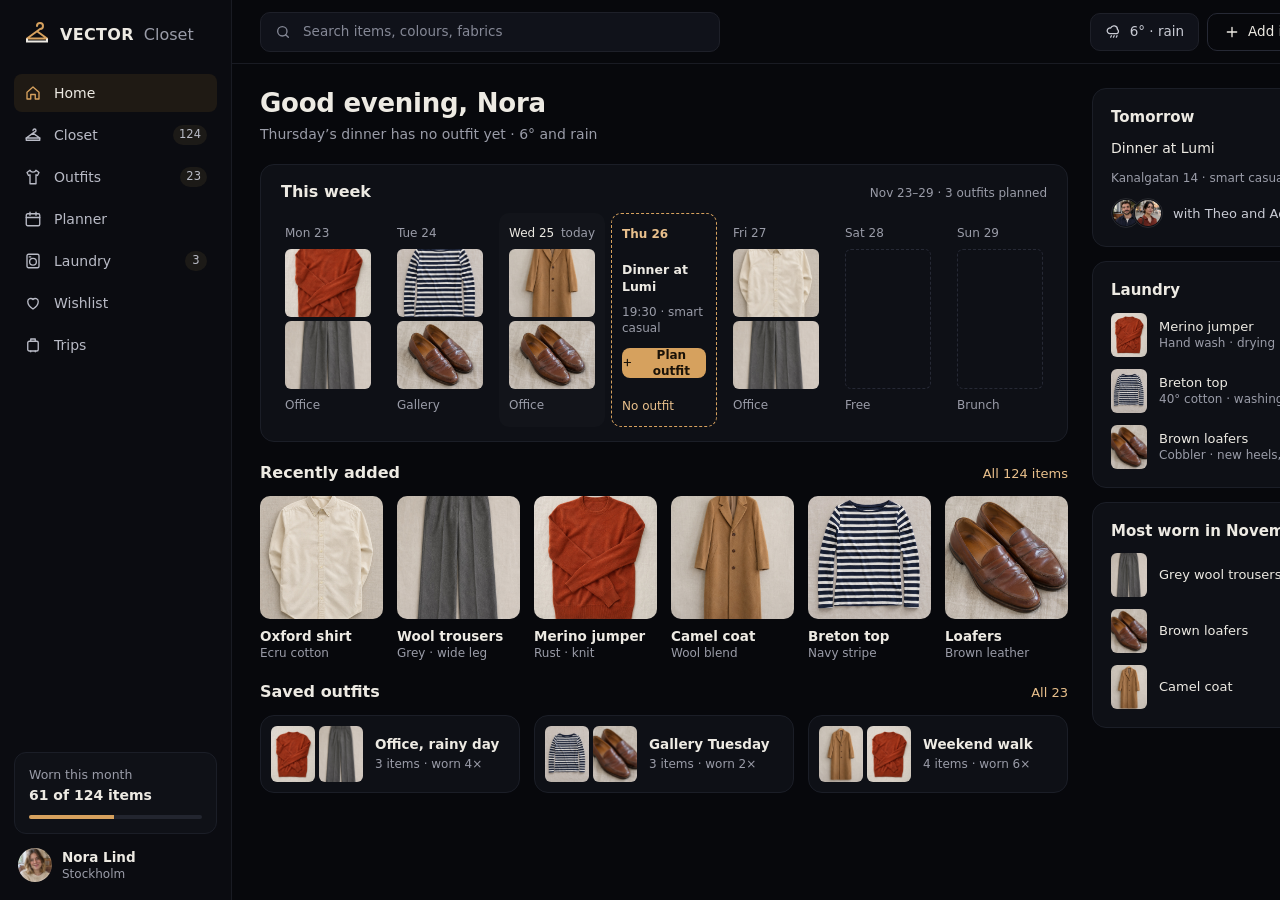
<file: index.html>
<!doctype html>
<html lang="en">
<head>
  <meta charset="utf-8">
  <meta name="viewport" content="width=device-width,initial-scale=1">
  <title>Outfit Set — veraetogrex_portfolio</title>
  <link rel="stylesheet" href="style.css">
  <style>body{margin:0;min-height:100vh;display:grid;place-items:center;background:#07080c;overflow:auto}</style>
</head>
<body>
  <!-- Outfit Set · the whole VECTOR Closet screen · drag the shirt onto the trousers · zero dependencies · github.com/veraetogrex-portfolio -->
  <section class="vc" aria-label="VECTOR Closet" data-assets="assets/"></section>
  <script src="script.js"></script>
</body>
</html>
</file>
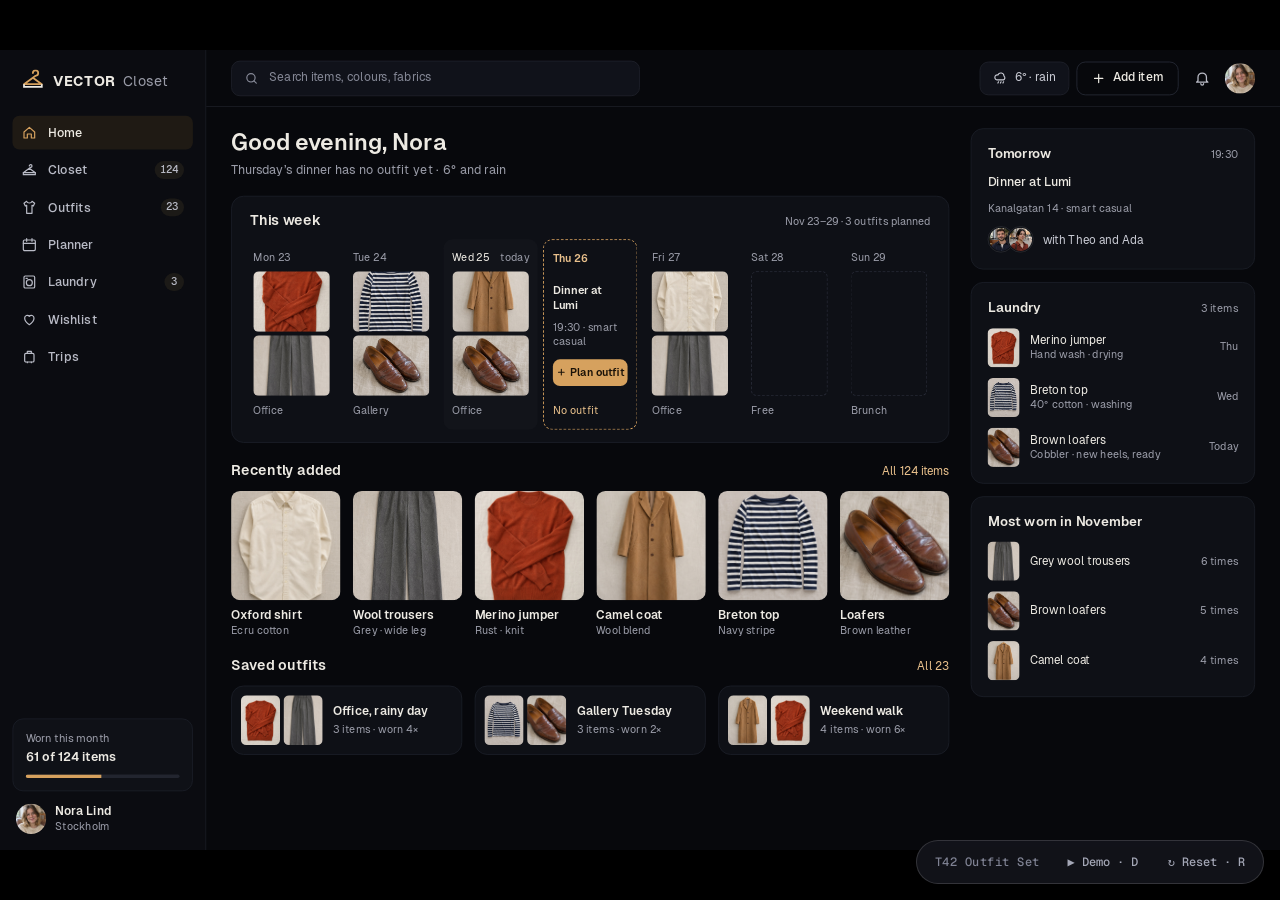
<file: mockup/outfit-set.html>
<!doctype html>
<html lang="en">
<head>
<meta charset="utf-8">
<meta name="viewport" content="width=device-width,initial-scale=1">
<title>T42 Outfit Set — the shirt onto the trousers, an outfit for Thursday</title>
<link rel="stylesheet" href="_shared/nocturne.css">
<link rel="stylesheet" href="../style.css">
<style>
  /* the whole app screen from ../, in Nocturne type; no grid on the app screen */
  #stage{background:#07080C}
  #stage .vc{position:absolute;left:0;top:0;--font:var(--f-text)}
  body.autoplay #stage :focus-visible{outline:none}
  body.autoplay #li-cursor{transition:none}   /* visible from frame one, no fade at the loop seam */
  #li-cursor svg{transform:scale(1.5);transform-origin:4px 3px}   /* the hand stays readable in a phone-sized reel */
  #li-cursor.down svg{transform:scale(1.3)}
</style>
</head>
<body>
<div id="stage" data-title="T42 Outfit Set" data-url="veraetogrex-portfolio.github.io/outfit-set">
  <section class="vc" aria-label="VECTOR Closet" data-assets="../assets/"></section>
</div>
<script src="_shared/stage.js"></script>
<script src="../script.js"></script>
<script>
const app = document.querySelector('.vc').closetApp;
const at = sel => { const r = Stage.rect(document.querySelector(sel)); return [r.cx, r.cy]; };
const REST = [900, 830];   // the empty floor under the saved outfits
// one act: home → "Plan outfit" on Thursday → the shirt is carried onto the trousers → the outfit card, saved to Thursday
Stage.init({
  reset: () => app.reset(),
  cursorStart: REST,
  async demo(s) {
    const t0 = performance.now();
    await s.until(t0, 900);                           // the whole home screen at rest first
    const [px, py] = at('[data-plan]');
    await s.move([px + 30, py + 8], 650);             // Plan outfit on Thursday, the only day without an outfit; the hand under its label
    await s.until(t0, 1950);   // the camera holds Thursday close: «Dinner at Lumi», «No outfit»
    await s.click(null, { hold: 110 });               // → the outfit board: the shirt and the trousers side by side
    await s.until(t0, 2850);
    const [gx, gy] = at('[data-shirt] .vc-cloth');
    await s.move([gx + 10, gy + 40], 600);            // onto the shirt, below its collar
    await s.until(t0, 3600);
    s.cursor.grab(); await s.down();                  // the shirt lifts: tilt, shadow, the coat and the loafers step back
    await s.until(t0, 3950);
    await s.move([gx + 302, gy + 20], 1250, { arc: .16 });   // carried over the trousers: they sink, "Top goes here" lights up
    await s.until(t0, 5450);
    await s.up(); s.cursor.grab(false);               // let go: shirt, trousers and loafers fold into one card, Saved to Thursday, Outfits 24
    await s.until(t0, 5650);
    await s.move([1000, 560], 600);                   // the hand leaves the card for the empty board under the coat
    await s.until(t0, 10050);
  },
});
</script>
</body>
</html>
</file>
<file: style.css>
/* VECTOR Closet · outfit set — zero dependencies. The whole 1440×900 app screen. */
.vc{
  --vc-bg:#07080C; --vc-side:#0B0C11; --vc-panel:#0E1016; --vc-board:#0D0F14; --vc-well:#10121A; --vc-tile:#0F1117;
  --vc-line:#191B23; --vc-line-2:#1E2029; --vc-line-3:#262935; --vc-edge:#1B1E27;
  --vc-text:#EDEAE3; --vc-text-2:#C9CBD4; --vc-nav:#B9BBC6; --vc-muted:#9A9CA8; --vc-dim:#858896;
  --vc-camel:#D6A15E; --vc-camel-text:#E9C08C; --vc-camel-nav:#1F1A14; --vc-camel-count:#2B2217; --vc-camel-line:#3A3022; --vc-on-camel:#1A1208;
  --vc-linen:#E9E4DA; --vc-card:#15140F;
  --vc-out:cubic-bezier(.16,1,.3,1); --vc-state:cubic-bezier(.23,1,.32,1); --vc-travel:cubic-bezier(.77,0,.175,1);
  position:relative; width:1440px; height:900px; overflow:hidden; display:flex;
  background:var(--vc-bg); color:var(--vc-text); font-family:var(--font, Geist, system-ui, sans-serif);
  font-size:14px; line-height:1.35; -webkit-font-smoothing:antialiased;
}
.vc :where(*, *::before, *::after){box-sizing:border-box}
.vc :where(h1, h2, h3, p){margin:0; padding:0}
.vc :where(button){font:inherit; color:inherit; cursor:pointer; background:none; border:0; padding:0}
.vc :where(a){color:inherit; text-decoration:none}
.vc :where(img){display:block; max-width:none; color:transparent}
.vc :where(button, a) svg{pointer-events:none}
.vc :where(button, a, input, [tabindex]):focus-visible{outline:2px solid var(--vc-camel); outline-offset:2px}
.vc .vc-sr{position:absolute; width:1px; height:1px; overflow:hidden; clip:rect(0 0 0 0); white-space:nowrap}
.vc .vc-sub{font-size:12px; color:var(--vc-muted)}
.vc .vc-lbl{font-size:13px; font-weight:600}
.vc .vc-card{background:var(--vc-panel); border:1px solid var(--vc-edge); border-radius:14px}
.vc .vc-av{border-radius:50%; object-fit:cover; background:#2A2520; flex:none; outline:1px solid rgba(255,255,255,.1); outline-offset:-1px}
.vc .vc-thumb{border-radius:6px; object-fit:cover; background:var(--vc-linen); flex:none}

/* sidebar */
.vc .vc-side{width:232px; flex:none; background:var(--vc-side); border-right:1px solid var(--vc-line); display:flex; flex-direction:column; gap:4px; padding:22px 14px 18px}
.vc .vc-logo{display:flex; align-items:center; gap:10px; padding:0 10px 22px; font-size:16px}
.vc .vc-logo b{font-weight:700; letter-spacing:.02em}
.vc .vc-logo span{color:var(--vc-muted)}
.vc .vc-nav{display:flex; align-items:center; gap:12px; height:38px; padding:0 10px; border-radius:8px; color:var(--vc-nav); font-weight:500; transition:background-color .2s, color .2s}
.vc .vc-nav:hover{color:var(--vc-text)}
.vc .vc-nav.is-on{background:var(--vc-camel-nav); color:var(--vc-text)}
.vc .vc-nav.is-on svg{color:var(--vc-camel)}
.vc .vc-cnt{margin-left:auto; min-width:22px; height:20px; padding:0 6px; border-radius:10px; background:#1C1A17; color:var(--vc-nav); font-size:11.5px; display:grid; place-items:center; font-variant-numeric:tabular-nums}
.vc .vc-nav.is-on .vc-cnt{background:var(--vc-camel-count); color:var(--vc-camel-text)}
.vc .vc-side-foot{margin-top:auto; display:flex; flex-direction:column; gap:14px}
.vc .vc-worn{padding:14px; border-radius:12px; background:var(--vc-tile); border:1px solid var(--vc-edge)}
.vc .vc-bar{height:4px; border-radius:2px; background:#22252F; margin-top:10px; display:flex; overflow:hidden}
.vc .vc-bar span{width:49%; background:var(--vc-camel)}
.vc .vc-me{display:flex; align-items:center; gap:10px; padding:0 4px}

/* top bar */
.vc .vc-col{flex:1; min-width:0; display:flex; flex-direction:column}
.vc .vc-top{height:64px; flex:none; display:flex; align-items:center; gap:14px; padding:0 28px; border-bottom:1px solid var(--vc-line)}
.vc .vc-search{flex:1; max-width:460px; height:40px; border-radius:10px; background:var(--vc-well); border:1px solid var(--vc-line-2); display:flex; align-items:center; gap:10px; padding:0 14px; color:var(--vc-dim); font-size:13.5px}
.vc .vc-search input{flex:1; border:0; background:transparent; color:var(--vc-text); font:inherit; outline:none}
.vc .vc-search input::placeholder{color:var(--vc-dim)}
.vc .vc-top-r{margin-left:auto; display:flex; align-items:center; gap:8px}
.vc .vc-weather{display:flex; align-items:center; gap:8px; height:38px; padding:0 14px; border-radius:10px; background:var(--vc-well); border:1px solid var(--vc-line-2); font-size:13.5px; color:var(--vc-text-2)}
.vc .vc-ghost{height:38px; padding:0 16px; border-radius:10px; border:1px solid var(--vc-line-3); font-size:13.5px; font-weight:500; display:flex; align-items:center; gap:8px; transition:border-color .15s}
.vc .vc-ghost:hover{border-color:#3A3E4C}
.vc .vc-ib{width:36px; height:36px; border-radius:50%; color:var(--vc-nav); display:inline-grid; place-items:center}

/* views */
.vc .vc-views{flex:1; min-height:0; position:relative}
.vc .vc-view{position:absolute; inset:0; display:flex; gap:24px; padding:24px 28px 22px; opacity:0; visibility:hidden; transition:opacity .28s var(--vc-out), visibility 0s .28s}
.vc .vc-view.is-on{opacity:1; visibility:visible; transition:opacity .28s var(--vc-out)}
.vc .vc-main{flex:1; min-width:0; display:flex; flex-direction:column; gap:20px}
.vc .vc-aside{width:320px; flex:none; display:flex; flex-direction:column; gap:14px}
.vc .vc-box{padding:18px; display:flex; flex-direction:column; gap:12px}
.vc .vc-box-h{display:flex; align-items:baseline; justify-content:space-between}
.vc .vc-box h2{font-size:15px; font-weight:600}
.vc .vc-row{display:flex; align-items:center; gap:12px; font-size:13px}
.vc .vc-row > div{flex:1}
.vc .vc-people{display:flex; align-items:center; gap:10px; font-size:13px; color:var(--vc-text-2)}
.vc .vc-people > span{display:flex}
.vc .vc-people img{border:2px solid var(--vc-panel)}
.vc .vc-people img + img{margin-left:-8px}
.vc .vc-sec-h{display:flex; align-items:baseline; justify-content:space-between; margin-bottom:12px}
.vc .vc-sec-h h2{font-size:16px; font-weight:600}
.vc .vc-link{font-size:13px; color:var(--vc-camel-text)}

/* home */
.vc .vc-h1{font-size:26px; font-weight:600; letter-spacing:-.01em; line-height:1.2}
.vc .vc-lede{font-size:14px; color:var(--vc-muted); margin-top:6px}
.vc .vc-week{padding:14px}
.vc .vc-week .vc-sec-h{margin:2px 6px 10px}
.vc .vc-days{display:grid; grid-template-columns:repeat(7, minmax(0, 1fr)); gap:6px}
.vc .vc-day{display:flex; flex-direction:column; gap:8px; padding:12px 10px; border-radius:10px; min-width:0}
.vc .vc-day-d{font-size:12px; color:var(--vc-muted); display:flex; justify-content:space-between}
.vc .vc-day.is-today{background:#12141A}
.vc .vc-day-d b{font-weight:400}
.vc .vc-day.is-today .vc-day-d b{color:var(--vc-text)}
.vc .vc-look{display:flex; flex-direction:column; gap:4px}
.vc .vc-look img{width:100%; height:68px; object-fit:cover; border-radius:6px; background:var(--vc-linen)}
.vc .vc-free{height:140px; border-radius:6px; border:1px dashed var(--vc-line-3)}
.vc .vc-day.is-thu{border:1.5px dashed var(--vc-camel)}
.vc .vc-day.is-thu .vc-day-d b{color:var(--vc-camel-text); font-weight:600}
.vc .vc-thu-plan{height:140px; display:flex; flex-direction:column; gap:8px; justify-content:center}
.vc .vc-plan{height:30px; border-radius:8px; background:var(--vc-camel); color:var(--vc-on-camel); font-size:12px; font-weight:600; display:flex; align-items:center; justify-content:center; gap:4px; margin-top:4px; transition:transform .15s var(--vc-out), filter .15s}
.vc .vc-plan:hover, .vc .vc-plan.li-hover{filter:brightness(1.08)}
.vc .vc-plan:active{transform:scale(.97)}
.vc .vc-thu-look, .vc[data-saved="true"] .vc-thu-plan{display:none}
.vc[data-saved="true"] .vc-thu-look{display:flex}
.vc[data-saved="true"] .vc-day.is-thu{border-style:solid}
.vc .vc-items{display:grid; grid-template-columns:repeat(6, minmax(0, 1fr)); gap:14px}
.vc .vc-it{display:flex; flex-direction:column; gap:8px; min-width:0}
.vc .vc-it img{width:100%; aspect-ratio:1/1; border-radius:10px; object-fit:cover; background:var(--vc-linen)}
.vc .vc-it .vc-lbl{font-size:13.5px}
.vc .vc-outfits{display:grid; grid-template-columns:repeat(3, minmax(0, 1fr)); gap:14px}
.vc .vc-outfit{padding:10px; display:flex; gap:12px; align-items:center}
.vc .vc-outfit > span:first-child{display:flex; gap:4px}

/* outfit board */
.vc .vc-board-view .vc-main{gap:16px}
.vc .vc-board-view{padding-top:20px}
.vc .vc-head{display:flex; align-items:flex-end; justify-content:space-between}
.vc .vc-crumbs{font-size:13px; color:var(--vc-muted)}
.vc .vc-head h1{margin-top:4px; font-size:26px; font-weight:600; letter-spacing:-.01em; line-height:1.2}
.vc .vc-head-r{display:flex; gap:8px; align-items:center}
.vc .vc-chip{height:30px; padding:0 12px; border-radius:15px; border:1px solid var(--vc-line-3); color:var(--vc-text-2); font-size:12.5px; font-weight:500; display:inline-flex; align-items:center; gap:6px; white-space:nowrap}
.vc .vc-chip.s{height:26px; font-size:12px}
.vc .vc-save{height:38px; padding:0 16px; border-radius:10px; border:1px solid #2A2D39; color:var(--vc-muted); font-size:13.5px; font-weight:600; display:flex; align-items:center; gap:8px; transition:background-color .25s, color .25s, border-color .25s}
.vc .vc-save:disabled{cursor:default}
.vc .vc-if-saved, .vc[data-saved="true"] .vc-if-idle{display:none}
.vc[data-saved="true"] .vc-save{background:var(--vc-camel); border-color:var(--vc-camel); color:var(--vc-on-camel)}
.vc[data-saved="true"] .vc-if-saved{display:contents}
.vc[data-saved="true"] .vc-save svg{animation:vc-pop .3s var(--vc-out) both}

.vc .vc-board{position:relative; height:560px; flex:none; overflow:hidden; background:var(--vc-board)}
.vc .vc-layer{position:absolute; inset:0}
.vc .vc-done{visibility:hidden}
.vc[data-saved="true"] .vc-pick{visibility:hidden}
.vc[data-saved="true"] .vc-done{visibility:visible}
.vc .vc-item{position:absolute; display:flex; flex-direction:column; gap:8px}
.vc .vc-cloth{position:relative; background:var(--vc-linen); border-radius:10px; overflow:hidden}
.vc .vc-cloth img{width:100%; height:100%; object-fit:cover}
.vc .vc-badge{position:absolute; left:10px; top:10px; height:24px; padding:0 10px; border-radius:12px; background:rgba(7,8,12,.78); color:var(--vc-camel-text); font-size:11.5px; font-weight:600; display:flex; align-items:center}

/* the slot the shirt left, and the place over the trousers */
.vc .vc-slot{position:absolute; left:24px; top:24px; width:260px; height:344px; border-radius:12px; border:1px dashed transparent; transition:border-color .2s}
.vc .vc-zone{position:absolute; left:312px; top:18px; width:268px; height:130px; border-radius:12px; border:1.5px dashed var(--vc-camel); display:grid; place-items:end center; padding-bottom:8px; color:var(--vc-camel-text); font-size:12px; font-weight:500; opacity:0; transform:scale(.96); transition:opacity .2s, transform .3s var(--vc-state), background-color .2s}
.vc .vc-hint{position:absolute; left:24px; bottom:18px; font-size:12.5px; color:var(--vc-muted); display:flex; align-items:center; gap:8px}
.vc .vc-hint-over, .vc[data-over="true"] .vc-hint-idle{display:none}
.vc[data-over="true"] .vc-hint-over{display:inline}

/* the neighbours: the trousers sink to take the shirt, the coat and the loafers step back to the edge */
.vc .vc-trousers{left:316px; top:24px; width:260px; transform-origin:50% 100%; transition:transform .5s var(--vc-state)}
.vc .vc-coat{left:604px; top:24px; width:180px; transform-origin:100% 0; transition:transform .45s var(--vc-state), opacity .35s}
.vc .vc-loafers{left:604px; top:318px; width:180px; transform-origin:100% 100%; transition:transform .45s .05s var(--vc-state), opacity .35s .05s}
.vc[data-drag="true"] .vc-slot{border-color:var(--vc-camel-line)}
.vc[data-drag="true"] .vc-zone{opacity:.55; transform:none}
.vc[data-drag="true"] .vc-coat{transform:translate(22px, -6px) scale(.8); opacity:.45}
.vc[data-drag="true"] .vc-loafers{transform:translate(22px, 36px) scale(.8); opacity:.45}
.vc[data-over="true"] .vc-zone{opacity:1; background:rgba(214,161,94,.08)}
.vc[data-over="true"] .vc-trousers{transform:translateY(84px) scale(.94)}

/* the shirt: the outer box follows the pointer, the inner one lifts and tilts with the pull */
.vc .vc-shirt{left:24px; top:24px; width:260px; z-index:3; touch-action:none; cursor:grab; user-select:none; -webkit-user-select:none}
.vc .vc-shirt img{-webkit-user-drag:none; pointer-events:none}
.vc .vc-shirt.is-back{transition:translate .4s var(--vc-out)}
.vc .vc-lift{display:flex; flex-direction:column; gap:8px; transform-origin:50% 30%; transition:rotate .22s var(--vc-state), scale .22s var(--vc-state)}
.vc .vc-shirt .vc-cloth{height:300px; transition:box-shadow .22s}
.vc .vc-shirt-meta{display:flex; flex-direction:column; gap:10px; transition:opacity .15s}
.vc .vc-tags{display:flex; gap:6px; flex-wrap:wrap}
.vc[data-drag="true"] .vc-shirt{cursor:grabbing}
.vc[data-drag="true"] .vc-lift{scale:1.05}
.vc[data-drag="true"] .vc-shirt .vc-cloth{box-shadow:0 24px 48px rgba(0,0,0,.55), 0 0 0 2px var(--vc-camel)}
.vc[data-drag="true"] .vc-shirt-meta{opacity:0}
.vc[data-drop="true"] .vc-lift{scale:1; rotate:0deg}

/* saved: the same three things folded into one outfit card */
.vc .vc-in{position:absolute; left:24px; top:24px; width:248px; display:flex; flex-direction:column; gap:12px}
.vc .vc-in h3{font-size:14px; font-weight:600; margin-bottom:2px}
.vc .vc-facts{border-top:1px solid var(--vc-line-2); padding-top:12px; display:flex; flex-direction:column; gap:8px; font-size:13px}
.vc .vc-facts div{display:flex; justify-content:space-between}
.vc .vc-facts span:first-child{color:var(--vc-muted)}
.vc .vc-set{position:absolute; left:300px; top:18px; width:296px; height:520px}
.vc .vc-set-face{position:absolute; inset:0; border-radius:14px; background:var(--vc-card); border:1px solid var(--vc-camel-line)}
.vc .vc-set-well{position:absolute; left:14px; top:14px; right:14px; bottom:64px; border-radius:10px; background:var(--vc-linen)}
.vc .vc-set img{position:absolute; object-fit:cover; border-radius:6px; transform-origin:0 0}
.vc .vc-set-shirt{left:52px; top:28px; width:192px; height:210px; z-index:2}
.vc .vc-set-trousers{left:64px; top:190px; width:168px; height:236px; z-index:1}
.vc .vc-set-loafers{left:180px; top:386px; width:92px; height:60px; z-index:3; outline:2px solid var(--vc-linen)}
.vc .vc-set-foot{position:absolute; left:14px; right:14px; bottom:14px; height:40px; display:flex; align-items:center; gap:10px}
.vc .vc-set-foot > div{flex:1}
.vc .vc-set-foot b{display:block; font-size:15px; font-weight:600}
.vc .vc-tick{width:30px; height:30px; border-radius:50%; background:var(--vc-camel); color:var(--vc-on-camel); display:grid; place-items:center}
.vc .vc-layer-coat{left:620px; top:24px; width:164px}
.vc .vc-layer-coat .vc-cloth{height:210px; transform-origin:0 0}
.vc .vc-layer-coat button{align-self:flex-start; margin-top:2px; color:var(--vc-camel-text); border-color:#4A3B26}
.vc .vc-stamp{position:absolute; left:24px; bottom:18px; width:250px; font-size:12.5px; color:var(--vc-muted)}

/* other tops */
.vc .vc-more{flex:1; min-height:0; display:flex; gap:16px; align-items:stretch}
.vc .vc-more-t{width:140px; flex:none; display:flex; flex-direction:column; justify-content:center; gap:4px}
.vc .vc-more-t b{font-size:15px; font-weight:600}
.vc .vc-more-t a{margin-top:6px}
.vc .vc-tops{flex:1; min-width:0; display:flex; gap:14px; padding:10px 14px; align-items:center}
.vc .vc-top-it{display:flex; gap:10px; align-items:center; flex:1; min-width:0}
.vc .vc-top-it img{width:64px; height:80px; border-radius:8px; object-fit:cover; background:var(--vc-linen); flex:none}
.vc .vc-plus{width:64px; height:80px; border-radius:8px; border:1px solid var(--vc-line-3); display:grid; place-items:center; color:var(--vc-muted); font-size:13px; flex:none}

/* this week in the board's side panel */
.vc .vc-strip{display:flex; justify-content:space-between}
.vc .vc-wd{display:flex; flex-direction:column; align-items:center; gap:6px; font-size:11.5px; color:var(--vc-muted)}
.vc .vc-wd i{width:34px; height:44px; border-radius:7px; overflow:hidden; background:#16181F; display:block}
.vc .vc-wd i img{width:100%; height:100%; object-fit:cover}
.vc .vc-wd i:empty{border:1px dashed var(--vc-line-3); background:transparent}
.vc .vc-wd.is-thu{color:var(--vc-camel-text); font-weight:600}
.vc .vc-wd.is-thu i{border:1px dashed var(--vc-camel); background:transparent; transition:outline-color .2s}
.vc .vc-wd.is-thu img{opacity:0}
.vc[data-saved="true"] .vc-wd.is-thu i{border:0; outline:2px solid var(--vc-camel); outline-offset:1px}
.vc[data-saved="true"] .vc-wd.is-thu img{opacity:1; animation:vc-pop .4s .45s var(--vc-out) both}
.vc[data-saved="true"] [data-outfits]{animation:vc-pop .3s var(--vc-out)}
.vc .vc-rain{display:flex; align-items:center; gap:12px}
.vc .vc-rain > span{width:40px; height:40px; border-radius:10px; background:var(--vc-camel-nav); color:var(--vc-camel); display:grid; place-items:center; flex:none}
@keyframes vc-pop{from{transform:scale(.6); opacity:0}}
@keyframes vc-rise{from{opacity:0; transform:scale(.96)}}
@keyframes vc-up{from{opacity:0; transform:translateY(8px)}}
.vc[data-saved="true"] :is(.vc-set-face, .vc-set-well){animation:vc-rise .45s .18s var(--vc-out) both}
.vc[data-saved="true"] .vc-set-foot{animation:vc-up .35s .5s var(--vc-out) both}
.vc[data-saved="true"] .vc-tick{animation:vc-pop .3s .7s var(--vc-out) both}
.vc[data-saved="true"] :is(.vc-in > *, .vc-layer-coat > div:not(.vc-cloth), .vc-layer-coat > button, .vc-stamp){animation:vc-up .3s .35s var(--vc-out) both}
.vc[data-saved="true"] .vc-in > :nth-child(2){animation-delay:.39s}
.vc[data-saved="true"] .vc-in > :nth-child(3){animation-delay:.43s}
.vc[data-saved="true"] .vc-in > :nth-child(4){animation-delay:.47s}
.vc[data-saved="true"] .vc-in > :nth-child(5){animation-delay:.51s}

.vc.is-instant .vc-view, .vc.is-instant .vc-view *{transition:none !important}

@media (prefers-reduced-motion: reduce){
  .vc .vc-view, .vc .vc-trousers, .vc .vc-coat, .vc .vc-loafers, .vc .vc-lift, .vc .vc-zone, .vc .vc-shirt.is-back{transition-duration:.01s}
}
</file>
<file: mockup/_shared/nocturne.css>
/* Nocturne — shared base styles for the mockups */
@font-face{font-family:"Chakra Petch";font-weight:500;font-display:swap;src:url(fonts/chakra-petch-latin-500-normal.woff2) format("woff2")}
@font-face{font-family:"Chakra Petch";font-weight:600;font-display:swap;src:url(fonts/chakra-petch-latin-600-normal.woff2) format("woff2")}
@font-face{font-family:"Chakra Petch";font-weight:700;font-display:swap;src:url(fonts/chakra-petch-latin-700-normal.woff2) format("woff2")}
@font-face{font-family:"Geist";font-weight:400;font-display:swap;src:url(fonts/geist-sans-latin-400-normal.woff2) format("woff2")}
@font-face{font-family:"Geist";font-weight:500;font-display:swap;src:url(fonts/geist-sans-latin-500-normal.woff2) format("woff2")}
@font-face{font-family:"Geist";font-weight:600;font-display:swap;src:url(fonts/geist-sans-latin-600-normal.woff2) format("woff2")}
@font-face{font-family:"Geist";font-weight:700;font-display:swap;src:url(fonts/geist-sans-latin-700-normal.woff2) format("woff2")}
@font-face{font-family:"Geist Mono";font-weight:400;font-display:swap;src:url(fonts/geist-mono-latin-400-normal.woff2) format("woff2")}
@font-face{font-family:"Geist Mono";font-weight:500;font-display:swap;src:url(fonts/geist-mono-latin-500-normal.woff2) format("woff2")}

:root{
  --void:#07080C; --panel:#0E1016; --panel-2:#111218; --raise:#1A1B24; --raise-2:#22252F;
  --glass:rgba(255,255,255,.05); --glass-strong:rgba(255,255,255,.12);
  --line:rgba(255,255,255,.08); --line-2:rgba(255,255,255,.14);
  --text:#F2F3F7; --text-2:#A4A7B6; --text-3:#7F8293;
  --pulse:#7C6CFF; --pulse-btn:#6A5AF9; --pulse-soft:#A69BFF; --pulse-pale:#C9C2FF;
  --ion:#3FE0D0; --flare:#FF7A45; --pink:#FF6FB5; --amber:#FFB547;
  --daylight:#F4F5F8;
  --r-field:10px; --r-card:14px; --r-panel:20px;
  --f-display:"Chakra Petch","Geist",system-ui,sans-serif;
  --f-text:"Geist","Inter",system-ui,-apple-system,sans-serif;
  --f-mono:"Geist Mono",ui-monospace,"SF Mono",Menlo,monospace;
  --ease-out:cubic-bezier(.2,.8,.2,1);
  --ease-io:cubic-bezier(.65,0,.35,1);
  --ease-back:cubic-bezier(.34,1.56,.64,1);
}
*,*::before,*::after{box-sizing:border-box}
html,body{margin:0;height:100%;background:#000;color:var(--text);font-family:var(--f-text);-webkit-font-smoothing:antialiased;overflow:hidden}
button,input,textarea{font:inherit;color:inherit}
button{cursor:pointer;background:none;border:0;padding:0}

/* viewport and scaling */
.li-viewport{position:fixed;inset:0;overflow:hidden;background:#000}
.li-shell{position:absolute;left:50%;top:50%;transform-origin:50% 50%}
#stage{position:relative;width:1440px;height:900px;overflow:hidden;background:var(--void);isolation:isolate}
#stage.grid::before{content:"";position:absolute;inset:0;pointer-events:none;z-index:0;
  background-image:linear-gradient(var(--line) 1px,transparent 1px),linear-gradient(90deg,var(--line) 1px,transparent 1px);
  background-size:48px 48px;background-position:-1px -1px;opacity:.45;
  -webkit-mask-image:radial-gradient(ellipse 75% 70% at 50% 50%,#000 30%,transparent 100%);
          mask-image:radial-gradient(ellipse 75% 70% at 50% 50%,#000 30%,transparent 100%)}

/* browser frame (?frame) */
.li-browser{width:1440px;border-radius:18px;overflow:hidden;background:#15161D;box-shadow:0 0 0 1px rgba(255,255,255,.08),0 40px 120px rgba(0,0,0,.6)}
.li-browser-bar{height:46px;display:flex;align-items:center;gap:16px;padding:0 18px;background:#121319;border-bottom:1px solid var(--line)}
.li-dots{display:flex;gap:8px}.li-dots i{width:12px;height:12px;border-radius:50%;background:#2A2C36;display:block}
.li-dots i:nth-child(1){background:#FF5F57}.li-dots i:nth-child(2){background:#FEBC2E}.li-dots i:nth-child(3){background:#28C840}
.li-url{flex:0 1 520px;margin:0 auto;height:28px;border-radius:8px;background:#1C1D25;display:flex;align-items:center;justify-content:center;gap:8px;font:500 13px var(--f-mono);color:var(--text-2);letter-spacing:.02em}
.li-url::before{content:"";width:9px;height:11px;border:1.5px solid var(--text-3);border-radius:2px 2px 3px 3px;border-top-width:4px;opacity:.7}

/* demo cursor */
#li-cursor{position:absolute;left:0;top:0;width:28px;height:28px;z-index:9999;pointer-events:none;opacity:0;transition:opacity .2s;will-change:transform;filter:drop-shadow(0 4px 10px rgba(0,0,0,.55))}
#li-cursor.on{opacity:1}
#li-cursor svg{display:block;transform-origin:4px 3px;transition:transform .12s var(--ease-out)}
#li-cursor.down svg{transform:scale(.82)}
#li-cursor.grab .arrow{display:none}#li-cursor:not(.grab) .hand{display:none}
.li-ripple{position:absolute;width:44px;height:44px;margin:-22px 0 0 -22px;border-radius:50%;border:2px solid rgba(255,255,255,.85);pointer-events:none;z-index:9998;animation:li-ripple .5s var(--ease-out) forwards}
@keyframes li-ripple{from{transform:scale(.3);opacity:.9}to{transform:scale(1.35);opacity:0}}
#stage.demo-running, #stage.demo-running *{cursor:none!important}

/* control pill outside the stage (interactive mode only) */
.li-controls{position:fixed;right:16px;bottom:16px;z-index:10;display:flex;gap:6px;padding:6px;border-radius:999px;background:rgba(20,21,28,.86);border:1px solid var(--line-2);backdrop-filter:blur(10px);font:500 12px var(--f-mono);letter-spacing:.04em}
.li-controls button{padding:7px 12px;border-radius:999px;color:var(--text-2)}
.li-controls button:hover{background:var(--raise-2);color:var(--text)}
.li-controls .li-title{padding:7px 10px 7px 12px;color:var(--text-3)}
body.autoplay .li-controls,body.clean .li-controls{display:none}

/* shared primitives */
.mono{font-family:var(--f-mono);letter-spacing:.08em;text-transform:uppercase}
.display{font-family:var(--f-display);text-transform:uppercase;letter-spacing:.02em}
.btn{display:inline-flex;align-items:center;justify-content:center;gap:10px;height:52px;padding:0 26px;border-radius:var(--r-field);background:var(--pulse-btn);color:#fff;font:600 17px var(--f-text);box-shadow:0 0 0 1px rgba(255,255,255,.1) inset,0 10px 30px -10px rgba(124,108,255,.8)}
.btn.ghost{background:var(--glass);box-shadow:0 0 0 1px var(--line-2) inset;color:var(--text)}
.field{height:56px;border-radius:var(--r-field);background:rgba(255,255,255,.035);border:1px solid var(--line-2);padding:0 18px;display:flex;align-items:center;font-size:18px;color:var(--text);outline:none;transition:border-color .2s,box-shadow .2s}
.field:focus,.field.focus{border-color:var(--pulse);box-shadow:0 0 0 4px rgba(124,108,255,.18)}
.card{background:var(--panel);border:1px solid var(--line);border-radius:var(--r-panel)}
.hud-corners{position:absolute;inset:-10px;pointer-events:none;
  background:
   linear-gradient(var(--c,var(--line-2)) 0 0) left top/18px 1px no-repeat,linear-gradient(var(--c,var(--line-2)) 0 0) left top/1px 18px no-repeat,
   linear-gradient(var(--c,var(--line-2)) 0 0) right top/18px 1px no-repeat,linear-gradient(var(--c,var(--line-2)) 0 0) right top/1px 18px no-repeat,
   linear-gradient(var(--c,var(--line-2)) 0 0) left bottom/18px 1px no-repeat,linear-gradient(var(--c,var(--line-2)) 0 0) left bottom/1px 18px no-repeat,
   linear-gradient(var(--c,var(--line-2)) 0 0) right bottom/18px 1px no-repeat,linear-gradient(var(--c,var(--line-2)) 0 0) right bottom/1px 18px no-repeat}
.status-line{position:absolute;left:48px;right:48px;bottom:28px;display:flex;justify-content:space-between;font:500 12px var(--f-mono);letter-spacing:.14em;text-transform:uppercase;color:var(--text-3);z-index:2}

@media (prefers-reduced-motion: reduce){
  *,*::before,*::after{animation-duration:150ms!important;transition-duration:150ms!important}
}
</file>
